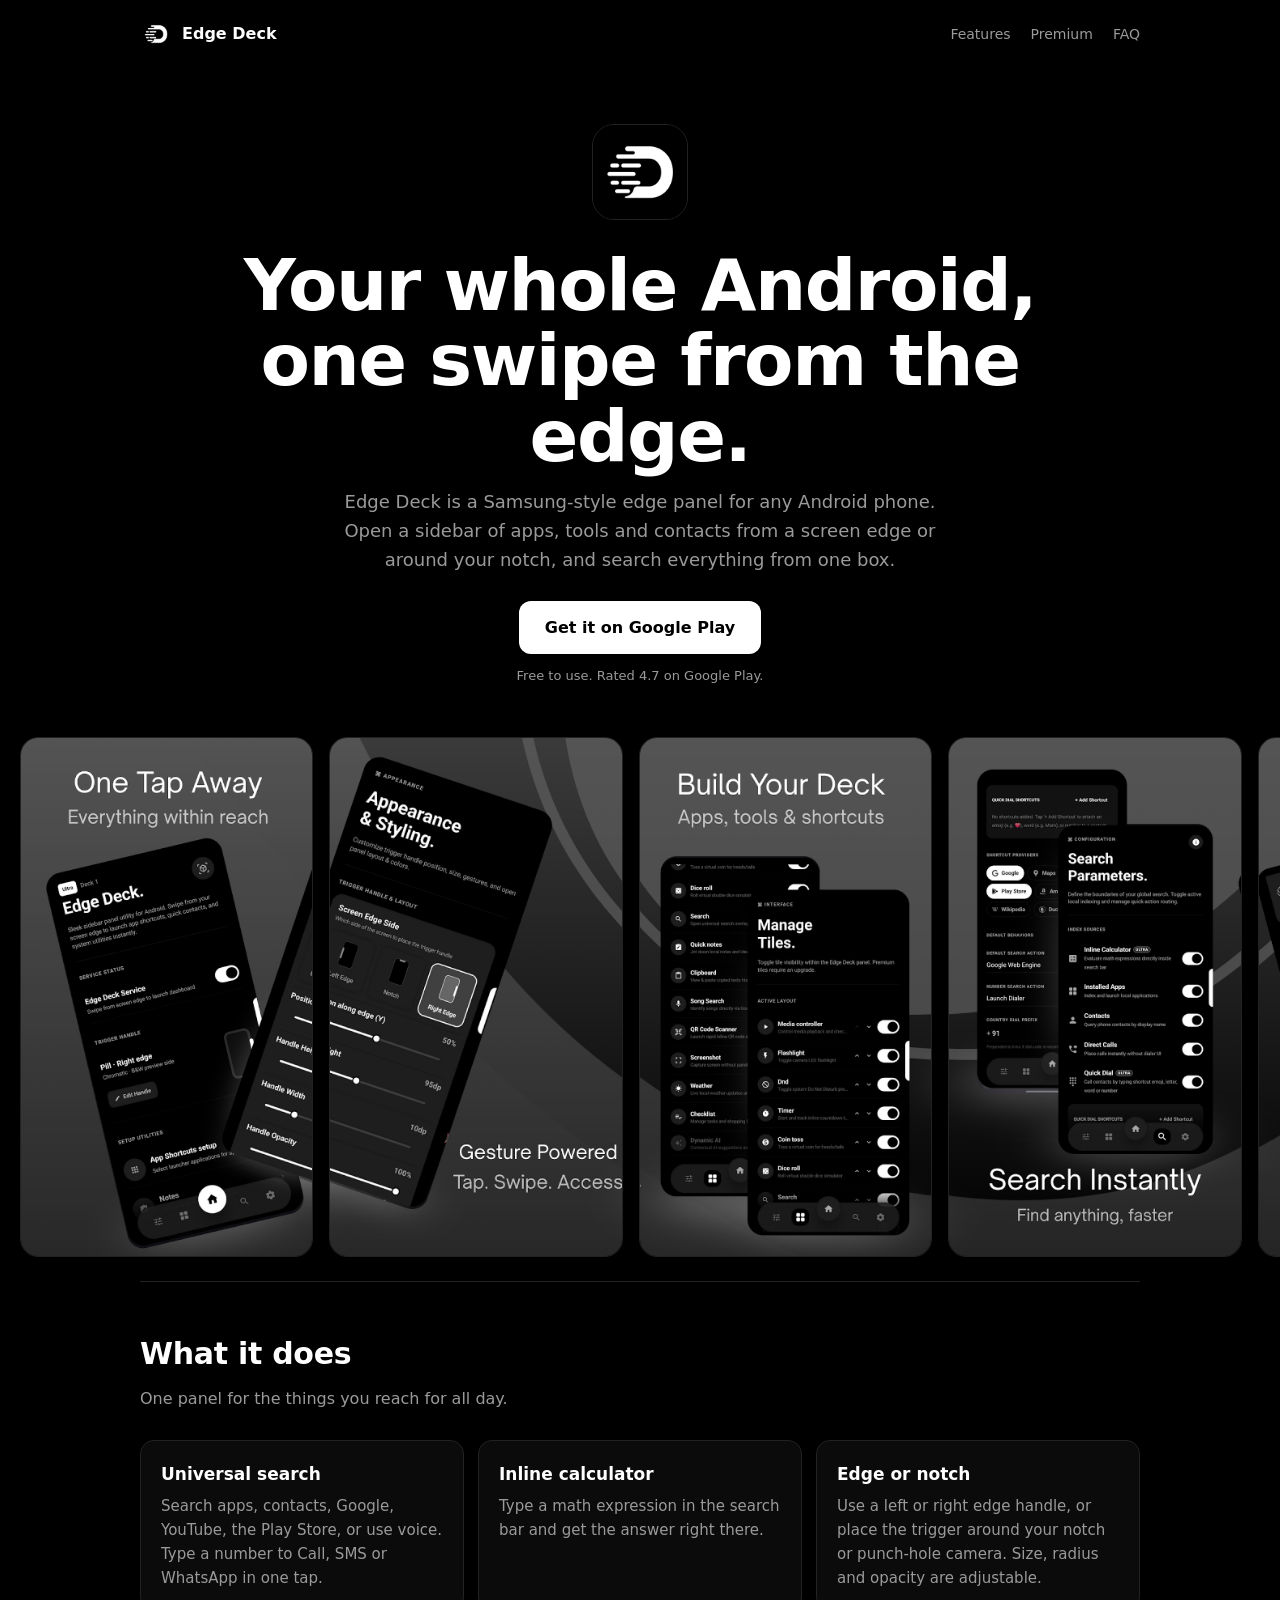
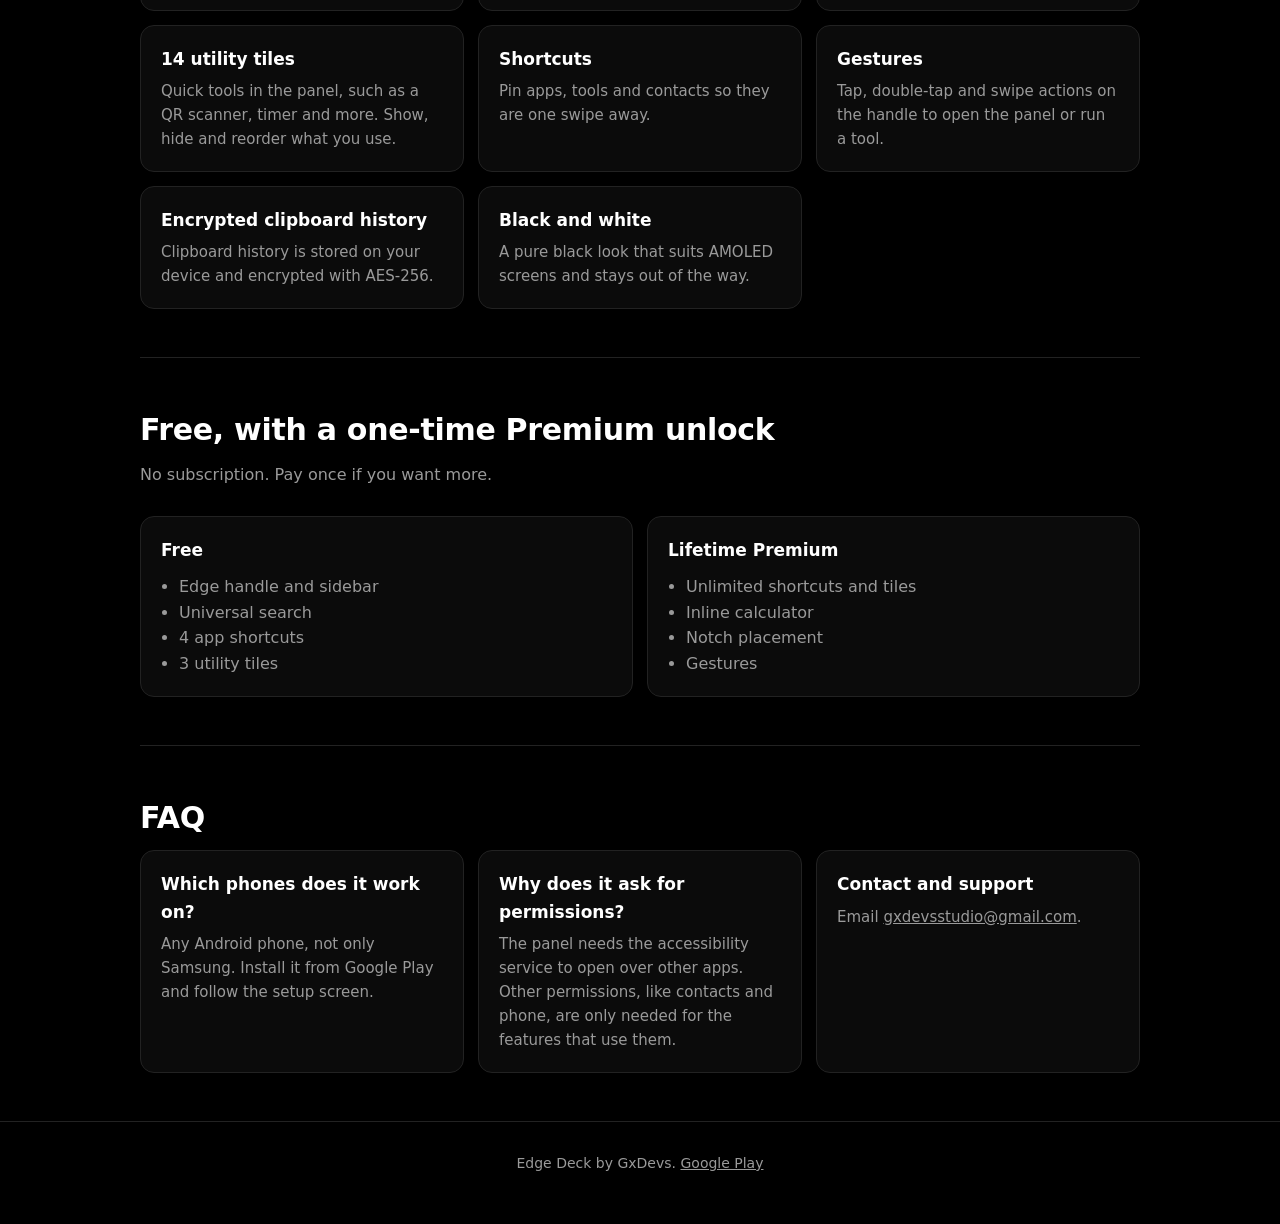
<file: index.html>
<!doctype html>
<html lang="en">
<head>
<meta charset="utf-8">
<meta name="viewport" content="width=device-width,initial-scale=1">
<title>Edge Deck - Edge panel and notch sidebar for any Android</title>
<meta name="description" content="Edge Deck is a free edge and notch sidebar for any Android phone. Universal search, app and contact shortcuts, 14 utility tiles, gestures and an encrypted clipboard history.">
<link rel="canonical" href="https://gtxprime.github.io/edgedeck/">
<link rel="icon" href="favicon.ico" sizes="any"><link rel="icon" type="image/png" href="favicon.png">
<link rel="apple-touch-icon" href="assets/apple-touch-icon.png">
<meta name="theme-color" content="#000000">
<meta property="og:type" content="website"><meta property="og:site_name" content="Edge Deck">
<meta property="og:title" content="Edge Deck - your whole Android, one swipe from the edge">
<meta property="og:description" content="A free edge and notch sidebar for any Android phone, with universal search, shortcuts and utility tiles.">
<meta property="og:url" content="https://gtxprime.github.io/edgedeck/">
<meta property="og:image" content="https://gtxprime.github.io/edgedeck/assets/og.png">
<meta name="twitter:card" content="summary_large_image">
<meta name="twitter:title" content="Edge Deck - your whole Android, one swipe from the edge">
<meta name="twitter:description" content="A free edge and notch sidebar for any Android phone, with universal search, shortcuts and utility tiles.">
<meta name="twitter:image" content="https://gtxprime.github.io/edgedeck/assets/og.png">
<link rel="stylesheet" href="style.css">
<script type="application/ld+json">{"@context":"https://schema.org","@type":"MobileApplication","name":"Edge Deck","operatingSystem":"Android","applicationCategory":"UtilitiesApplication","url":"https://gtxprime.github.io/edgedeck/","downloadUrl":"https://play.google.com/store/apps/details?id=com.gxdevs.edgedeck","image":"https://gtxprime.github.io/edgedeck/assets/icon-512.png","description":"Edge panel and notch sidebar for any Android phone with universal search, shortcuts, utility tiles and gestures.","offers":{"@type":"Offer","price":"0","priceCurrency":"USD"},"author":{"@type":"Organization","name":"GxDevs"}}</script>
</head>
<body>
<div class="wrap">
<header>
<a class="brand" href="./"><img src="assets/icon-192.png" alt="" width="32" height="32">Edge Deck</a>
<nav><a href="#features">Features</a><a href="#premium">Premium</a><a href="#faq">FAQ</a></nav>
</header>
<main>
<div class="hero">
<img class="icon" src="assets/icon-512.png" alt="Edge Deck app icon" width="96" height="96">
<h1>Your whole Android,<br>one swipe from the edge.</h1>
<p>Edge Deck is a Samsung-style edge panel for any Android phone. Open a sidebar of apps, tools and contacts from a screen edge or around your notch, and search everything from one box.</p>
<a class="btn" href="https://play.google.com/store/apps/details?id=com.gxdevs.edgedeck">Get it on Google Play</a>
<span class="sub">Free to use. Rated 4.7 on Google Play.</span>
</div>
</main>
</div>
<div class="shots" aria-label="Edge Deck screenshots">
<img src="assets/shot1.webp" alt="Edge Deck home screen" loading="lazy">
<img src="assets/shot2.webp" alt="Gesture powered edge handle" loading="lazy">
<img src="assets/shot3.webp" alt="Build your deck with apps, tools and shortcuts" loading="lazy">
<img src="assets/shot4.webp" alt="Universal search" loading="lazy">
<img src="assets/shot5.webp" alt="Customize every detail" loading="lazy">
<img src="assets/shot6.webp" alt="Appearance and styling settings" loading="lazy">
<img src="assets/shot7.webp" alt="System permissions overview" loading="lazy">
</div>
<div class="wrap">
<section id="features">
<h2>What it does</h2>
<p class="lead">One panel for the things you reach for all day.</p>
<div class="grid">
<div class="card"><h3>Universal search</h3><p>Search apps, contacts, Google, YouTube, the Play Store, or use voice. Type a number to Call, SMS or WhatsApp in one tap.</p></div>
<div class="card"><h3>Inline calculator</h3><p>Type a math expression in the search bar and get the answer right there.</p></div>
<div class="card"><h3>Edge or notch</h3><p>Use a left or right edge handle, or place the trigger around your notch or punch-hole camera. Size, radius and opacity are adjustable.</p></div>
<div class="card"><h3>14 utility tiles</h3><p>Quick tools in the panel, such as a QR scanner, timer and more. Show, hide and reorder what you use.</p></div>
<div class="card"><h3>Shortcuts</h3><p>Pin apps, tools and contacts so they are one swipe away.</p></div>
<div class="card"><h3>Gestures</h3><p>Tap, double-tap and swipe actions on the handle to open the panel or run a tool.</p></div>
<div class="card"><h3>Encrypted clipboard history</h3><p>Clipboard history is stored on your device and encrypted with AES-256.</p></div>
<div class="card"><h3>Black and white</h3><p>A pure black look that suits AMOLED screens and stays out of the way.</p></div>
</div>
</section>
<section id="premium">
<h2>Free, with a one-time Premium unlock</h2>
<p class="lead">No subscription. Pay once if you want more.</p>
<div class="two">
<div class="card"><h3>Free</h3><ul class="plain"><li>Edge handle and sidebar</li><li>Universal search</li><li>4 app shortcuts</li><li>3 utility tiles</li></ul></div>
<div class="card"><h3>Lifetime Premium</h3><ul class="plain"><li>Unlimited shortcuts and tiles</li><li>Inline calculator</li><li>Notch placement</li><li>Gestures</li></ul></div>
</div>
</section>
<section id="faq">
<h2>FAQ</h2>
<div class="two">
<div class="card"><h3>Which phones does it work on?</h3><p>Any Android phone, not only Samsung. Install it from Google Play and follow the setup screen.</p></div>
<div class="card"><h3>Why does it ask for permissions?</h3><p>The panel needs the accessibility service to open over other apps. Other permissions, like contacts and phone, are only needed for the features that use them.</p></div>
<div class="card"><h3>Contact and support</h3><p>Email <a href="mailto:gxdevsstudio@gmail.com">gxdevsstudio@gmail.com</a>.</p></div>
</div>
</section>
</div>
<footer><div class="wrap">Edge Deck by GxDevs. <a href="https://play.google.com/store/apps/details?id=com.gxdevs.edgedeck">Google Play</a></div></footer>
</body>
</html>
</file>
<file: style.css>
:root{--bg:#000;--fg:#fff;--mut:#9a9a9a;--line:#222;--card:#0b0b0b}
*{box-sizing:border-box}html{scroll-behavior:smooth}
body{margin:0;background:var(--bg);color:var(--fg);font:16px/1.6 system-ui,-apple-system,"Segoe UI",Roboto,sans-serif}
a{color:inherit}
.wrap{max-width:1040px;margin:0 auto;padding:0 20px}
header{display:flex;align-items:center;justify-content:space-between;padding:18px 0}
.brand{display:flex;align-items:center;gap:10px;font-weight:700;text-decoration:none}
.brand img{width:32px;height:32px;border-radius:8px}
nav a{color:var(--mut);text-decoration:none;margin-left:20px;font-size:14px}nav a:hover{color:#fff}
.hero{padding:56px 0 40px;text-align:center}
.hero img.icon{width:96px;height:96px;border-radius:22px;border:1px solid var(--line)}
h1{font-size:clamp(38px,8vw,72px);line-height:1.05;margin:20px 0 14px;letter-spacing:-.02em}
.hero p{color:var(--mut);max-width:620px;margin:0 auto 26px;font-size:18px}
.btn{display:inline-block;background:#fff;color:#000;font-weight:700;padding:14px 26px;border-radius:12px;text-decoration:none}
.btn:hover{background:#ddd}
.sub{display:block;margin-top:12px;color:var(--mut);font-size:13px}
.shots{display:flex;gap:16px;overflow-x:auto;padding:10px 20px 24px;scroll-snap-type:x mandatory;-webkit-overflow-scrolling:touch}
.shots img{height:520px;width:auto;border-radius:18px;border:1px solid var(--line);scroll-snap-align:center;flex:0 0 auto}
section{padding:48px 0;border-top:1px solid var(--line)}
h2{font-size:30px;margin:0 0 8px;letter-spacing:-.01em}.lead{color:var(--mut);margin:0 0 28px}
.grid{display:grid;grid-template-columns:repeat(auto-fit,minmax(240px,1fr));gap:14px}
.card{background:var(--card);border:1px solid var(--line);border-radius:14px;padding:20px}
.card h3{margin:0 0 6px;font-size:17px}.card p{margin:0;color:var(--mut);font-size:15px}
.tag{font-size:11px;border:1px solid #444;border-radius:99px;padding:1px 8px;margin-left:6px;color:var(--mut);vertical-align:middle}
.two{display:grid;grid-template-columns:repeat(auto-fit,minmax(280px,1fr));gap:14px}
ul.plain{margin:10px 0 0;padding-left:18px;color:var(--mut)}
footer{border-top:1px solid var(--line);padding:30px 0 50px;color:var(--mut);font-size:14px;text-align:center}
.nf{min-height:70vh;display:flex;flex-direction:column;align-items:center;justify-content:center;text-align:center}
.nf h1{font-size:96px;margin:0}
@media(max-width:600px){.shots img{height:420px}nav a{margin-left:12px}}
</file>
